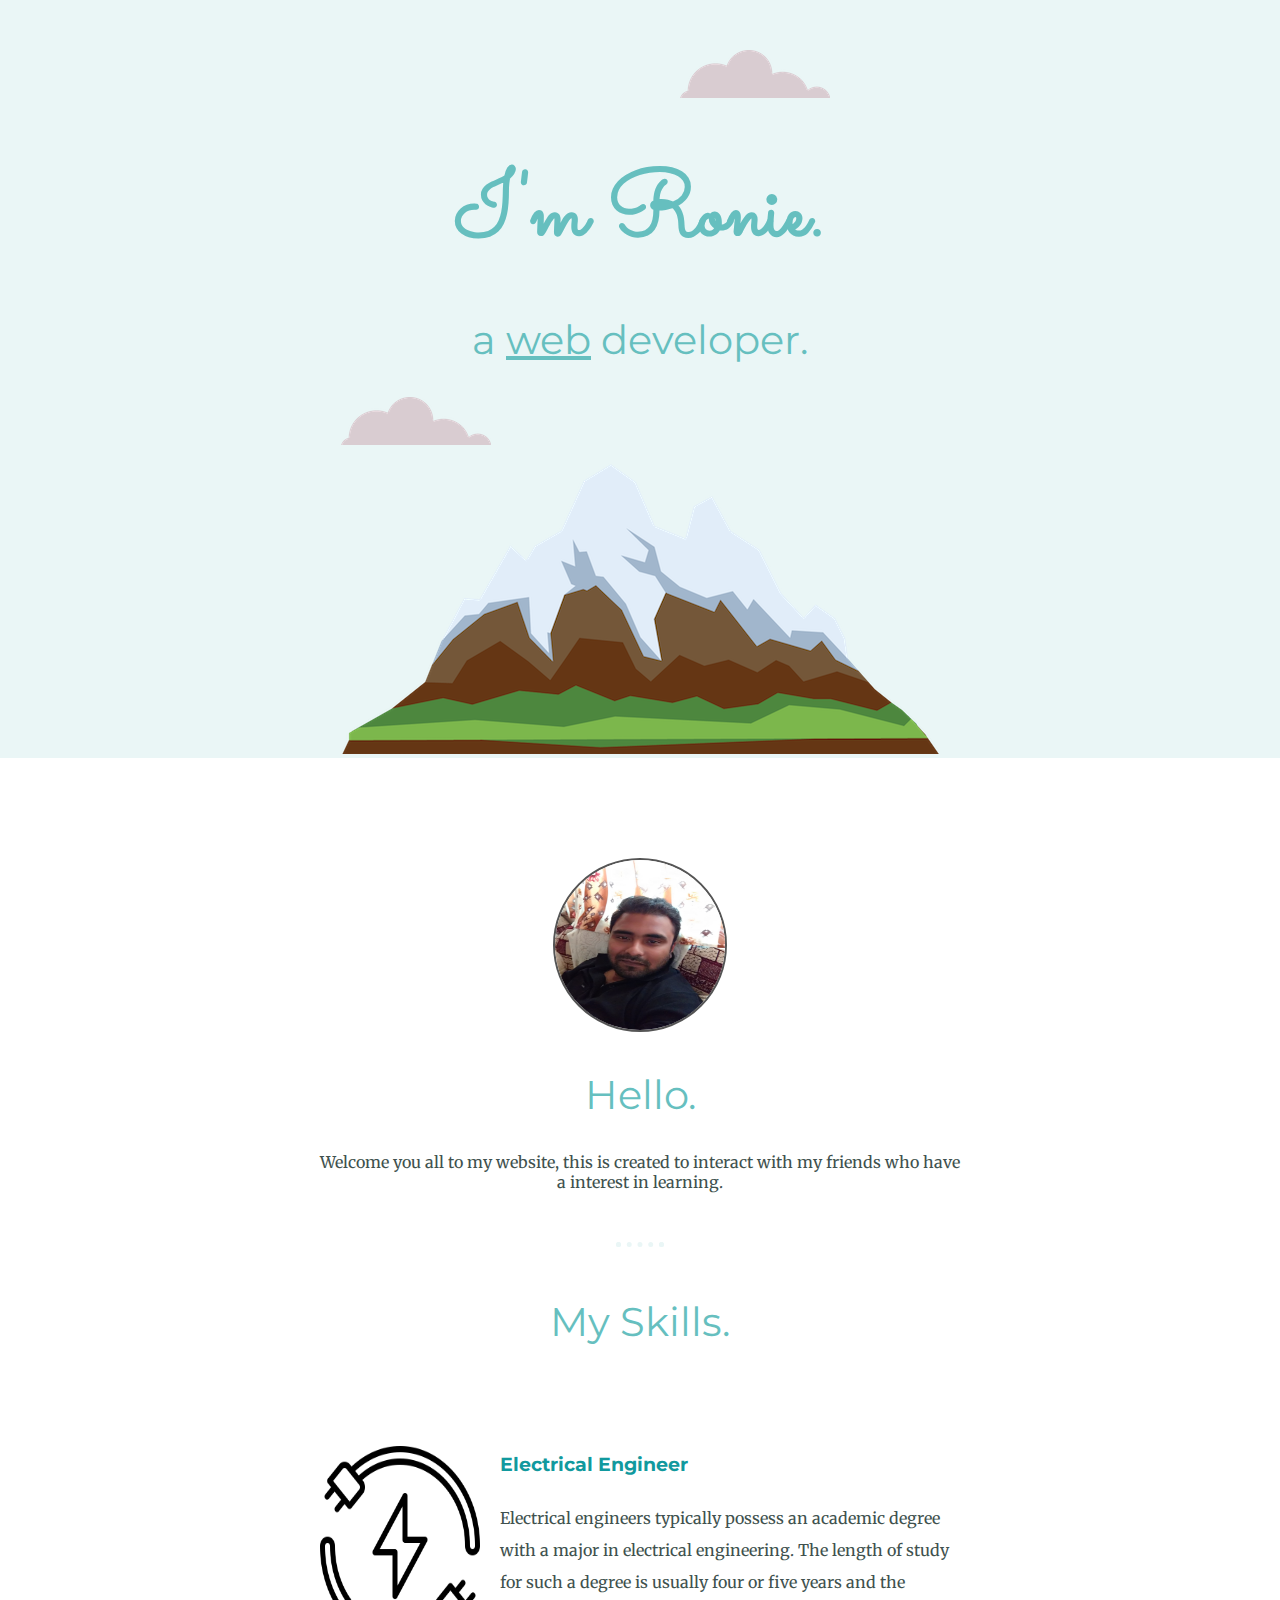
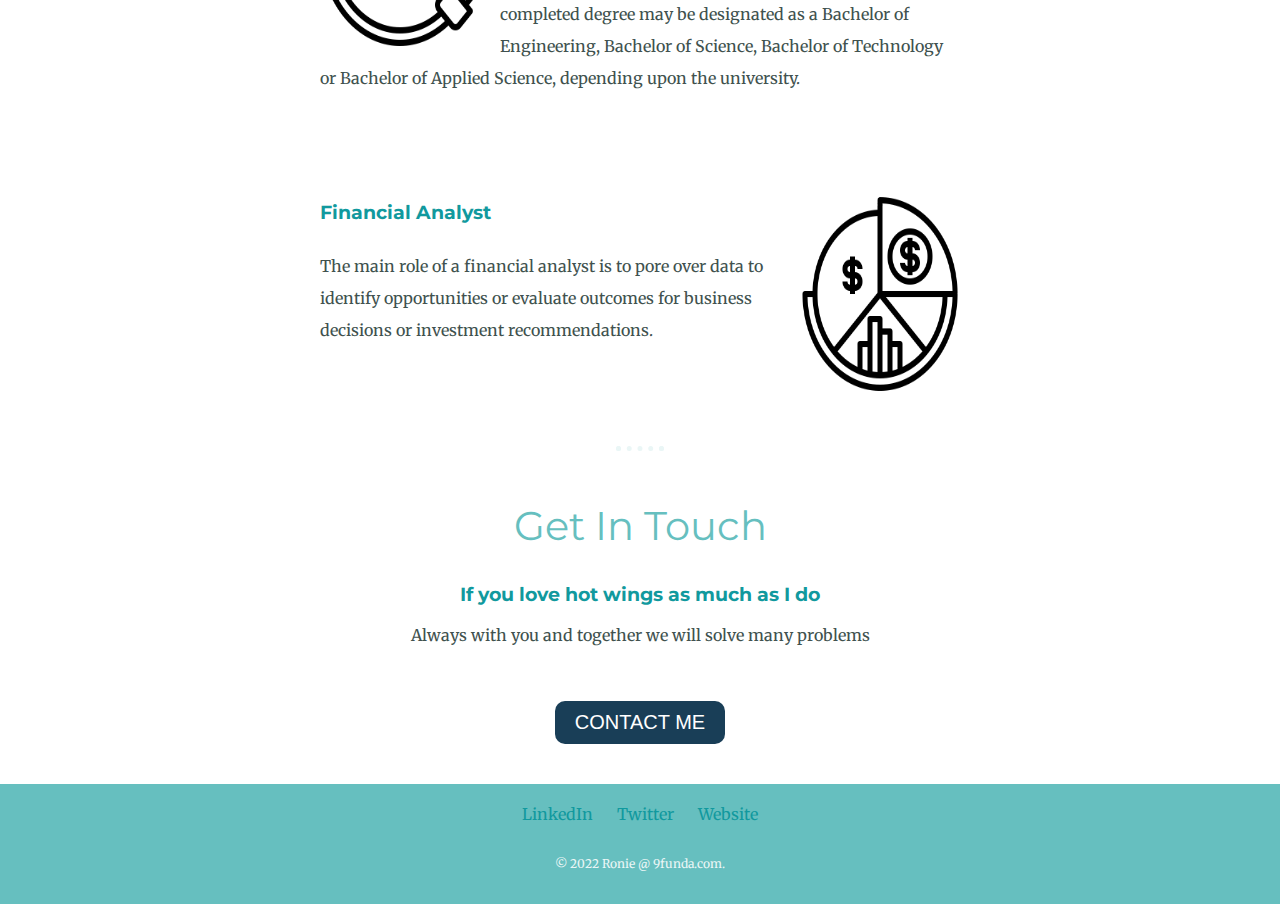
<file: index.html>
<!DOCTYPE html>
<html lang="en" dir="ltr">

<head>
  <meta charset="utf-8">
  <title>My 3rd website</title>
  <link rel="stylesheet" href="css/style.css">
  <link rel="icon" href="favicon.ico">
  <link rel="preconnect" href="https://fonts.googleapis.com">
  <link rel="preconnect" href="https://fonts.gstatic.com" crossorigin>
  <link href="https://fonts.googleapis.com/css2?family=Merriweather&family=Montserrat&family=Sacramento&display=swap" rel="stylesheet">
</head>

<body>
  <div class="top-container">
    <img class="top_cloud" src="Images/cloud.png" alt="cloud-img">
    <h1 class="heading">I'm Ronie.</h1>
    <h2 class="job-title">a <span class="underline">web</span> developer.</h2>
    <img class="bottom_cloud" src="Images/cloud.png" alt="cloud-img">
    <img src="Images/mountain.png" alt="mountain-img">
  </div>

  <div class="middle-container">
    <div class="profile">
      <img class="profile-pic" src="Images/profile_pic.png" alt="profile picture">
      <h2>Hello.</h2>
      <p class="intro">Welcome you all to my website, this is created to interact with my friends who have a interest in learning.</p>
    </div>
    <hr>
    <div class="skills">
      <h2>My Skills.</h2>
      <div class="skill-row">
        <img class="skill-1" src="Images/electrical.png" alt="Electical Engineer">
        <h3>Electrical Engineer</h3>
        <p>Electrical engineers typically possess an academic degree with a major in electrical engineering. The length of study for such a degree is usually four or five years and the completed degree may be designated as a Bachelor of Engineering, Bachelor of Science, Bachelor of Technology or Bachelor of Applied Science, depending upon the university.</p>
      </div>
      <div class="skill-row">
        <img class="skill-2" src="Images/finance.png" alt="Financial Analyst">
        <h3>Financial Analyst</h3>
        <p>The main role of a financial analyst is to pore over data to identify opportunities or evaluate outcomes for business decisions or investment recommendations.</p>
      </div>
    </div>
    <hr>
    <div class="contact-me">
      <h2>Get In Touch</h2>
      <h3>If you love hot wings as much as I do</h3>
      <p>Always with you and together we will solve many problems</p>
      <a class="btn" href="mailto:name@email.com">CONTACT ME</a>
    </div>
  </div>

  <div class="bottom-container">
    <a class="footer-link" href="https://www.linkedin.com/">LinkedIn</a>
    <a class="footer-link" href="https://twitter.com/">Twitter</a>
    <a class="footer-link" href="https://www.appbrewery.co/">Website</a>
    <p class="copyright">© 2022 Ronie @ 9funda.com.</p>
  </div>
</body>

</html>
</file>
<file: css/style.css>
body {
  margin: 0;
  text-align: center;
  font-family: 'Merriweather', serif;
  color: #40514E;
}
a{
  color: #11999E;
}
h1{
  color: #66BFBF;
  margin-top: 50px;
  margin-bottom: 0;
  font-family: 'Sacramento', cursive;
  font-size: 562.5%;
  /*line-height: 2;*/
}

h2{
  color: #66BFBF;
  font-family: 'Montserrat', sans-serif;
  font-size: 2.5rem;
  font-weight: normal;
}
.job-title{
  /*color: #66BFBF;*/
  /*font-family: 'Merriweather', serif;*/
}
h3{
  font-family: 'Montserrat', sans-serif;
  color: #11999E;
}
.btn {
  -webkit-border-radius: 10;
  -moz-border-radius: 10;
  border-radius: 10px;
  font-family: Arial;
  color: #ffffff;
  font-size: 20px;
  background: #193e57;
  padding: 10px 20px 10px 20px;
  text-decoration: none;
  display: inline-block;
  margin: 40px auto 40px auto;
}


.btn:hover {
  background: #387499;
  text-decoration: none;
}
hr{
  border-style: dotted;
  border-top: 0;
  border-width: 5px;
  width: 3%;
  color: #EAF6F6;
  margin-top: 50px;
  margin-bottom: 50px;
}
.intro{
  width: 50%;
  margin: auto;
  color: #40514E;
}
.profile-pic{
  border-radius: 100%;
  width: 170px;
  height: 170px;
  border: 2px solid #555;
}
.skill-1{
  width: 25%;
  height: 200px;
  float: left;
  margin-right: 20px;
  border-radius: 20%
  /*height: 25%;*/
}
.skill-2{
  width: 25%;
  height: 200px;
  float: right;
  margin-left: 20px;
  border-radius: 100%
  /*height: 25%;*/
}
.skill-row{
  width: 50%;
  margin: 100px auto 100px auto;
  text-align: left;
  line-height: 2;
/*  position: relative;
  left:25%;*/
}
.top-container {
  background-color: #EAF6F6;
  position: relative;
  padding-top: 100px;
}
.middle-container{
  padding-top: 100px;
}
.bottom-container{
  background-color: #66BFBF;
  height: 120px;
}
.footer-link{
  padding: 0 10px 0 10px;
  position: relative;
  top: 20px;
  text-decoration: none;
}
.footer-link:hover{
  color: #EAF6F6;
}
.copyright{
  position: relative;
  top: 20px;
  padding: 20px 0 20px 0;
  color: #EAF6F6;
  font-size: 12px;
}
.underline{
  text-decoration: underline;
}
.bottom_cloud{
  position: absolute;
}
.top_cloud{
  position: absolute;
  top: 50px;
  right: 450px;
}
</file>
